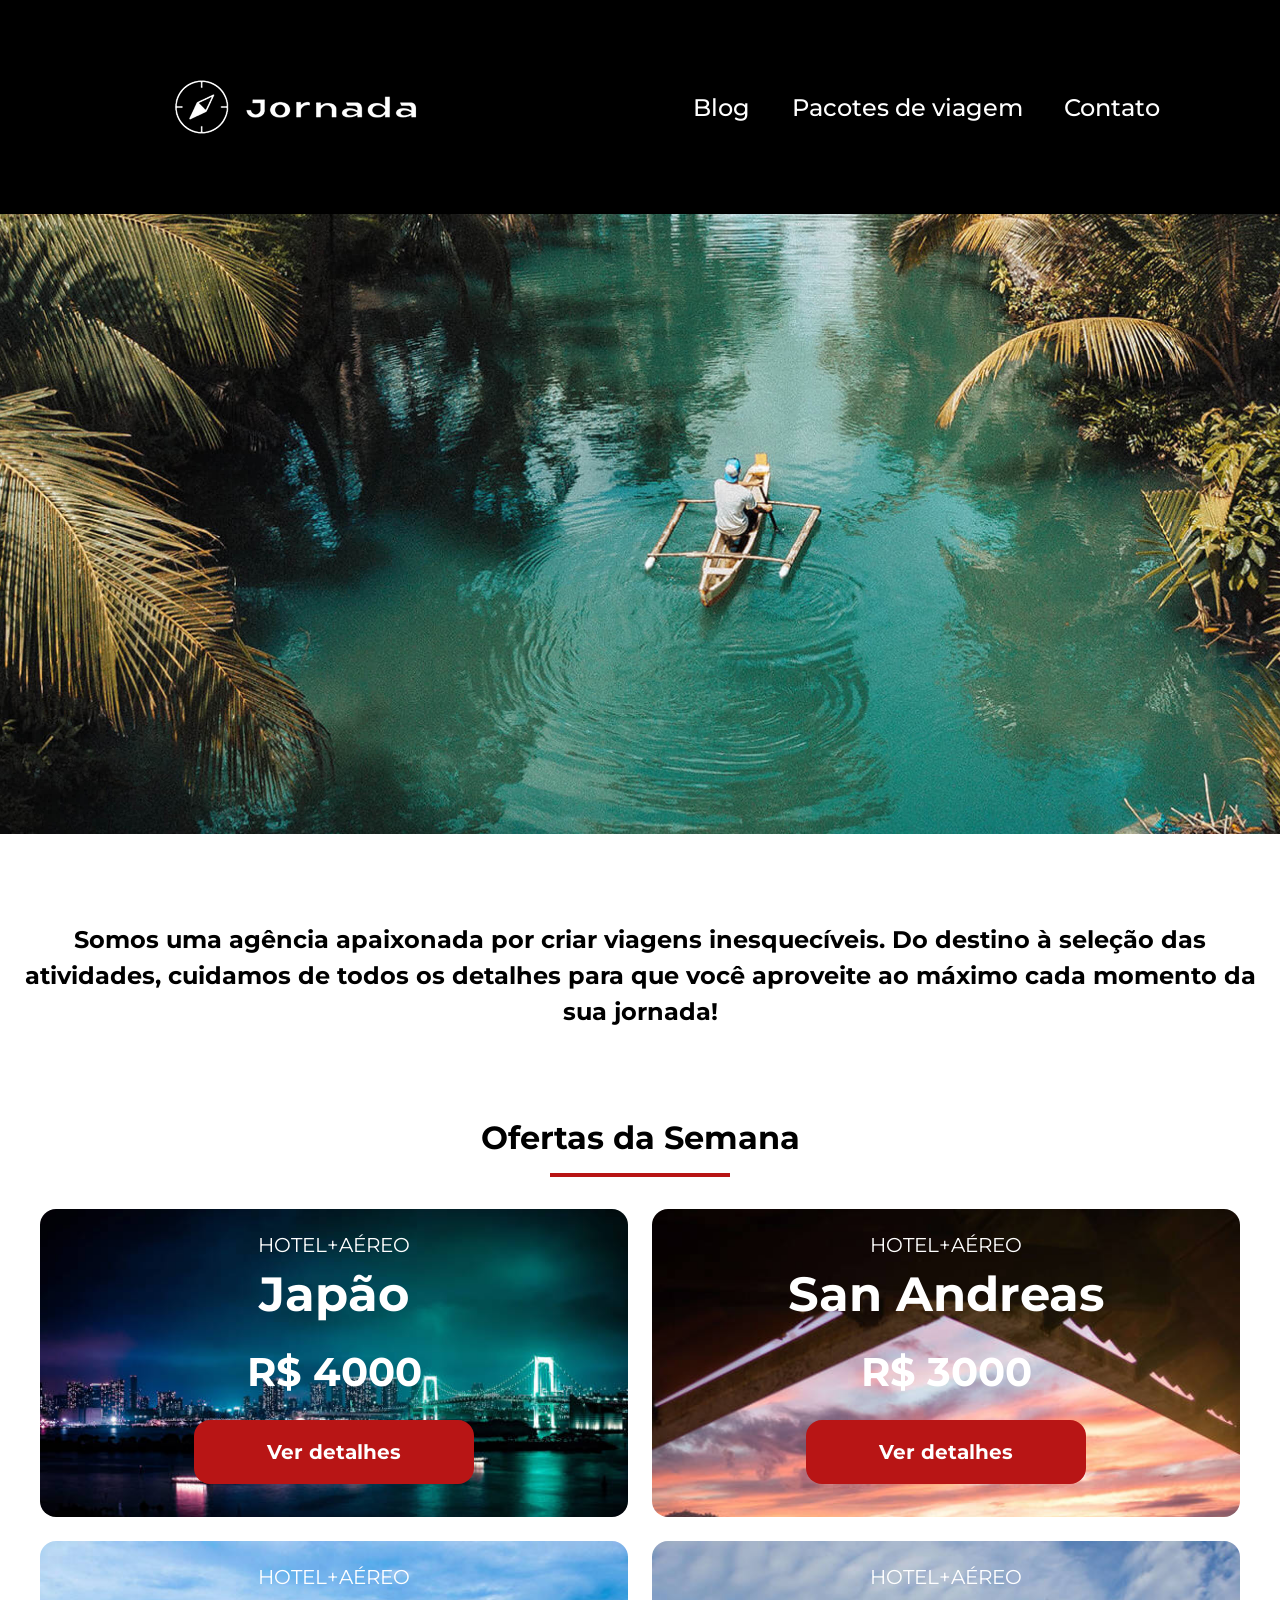
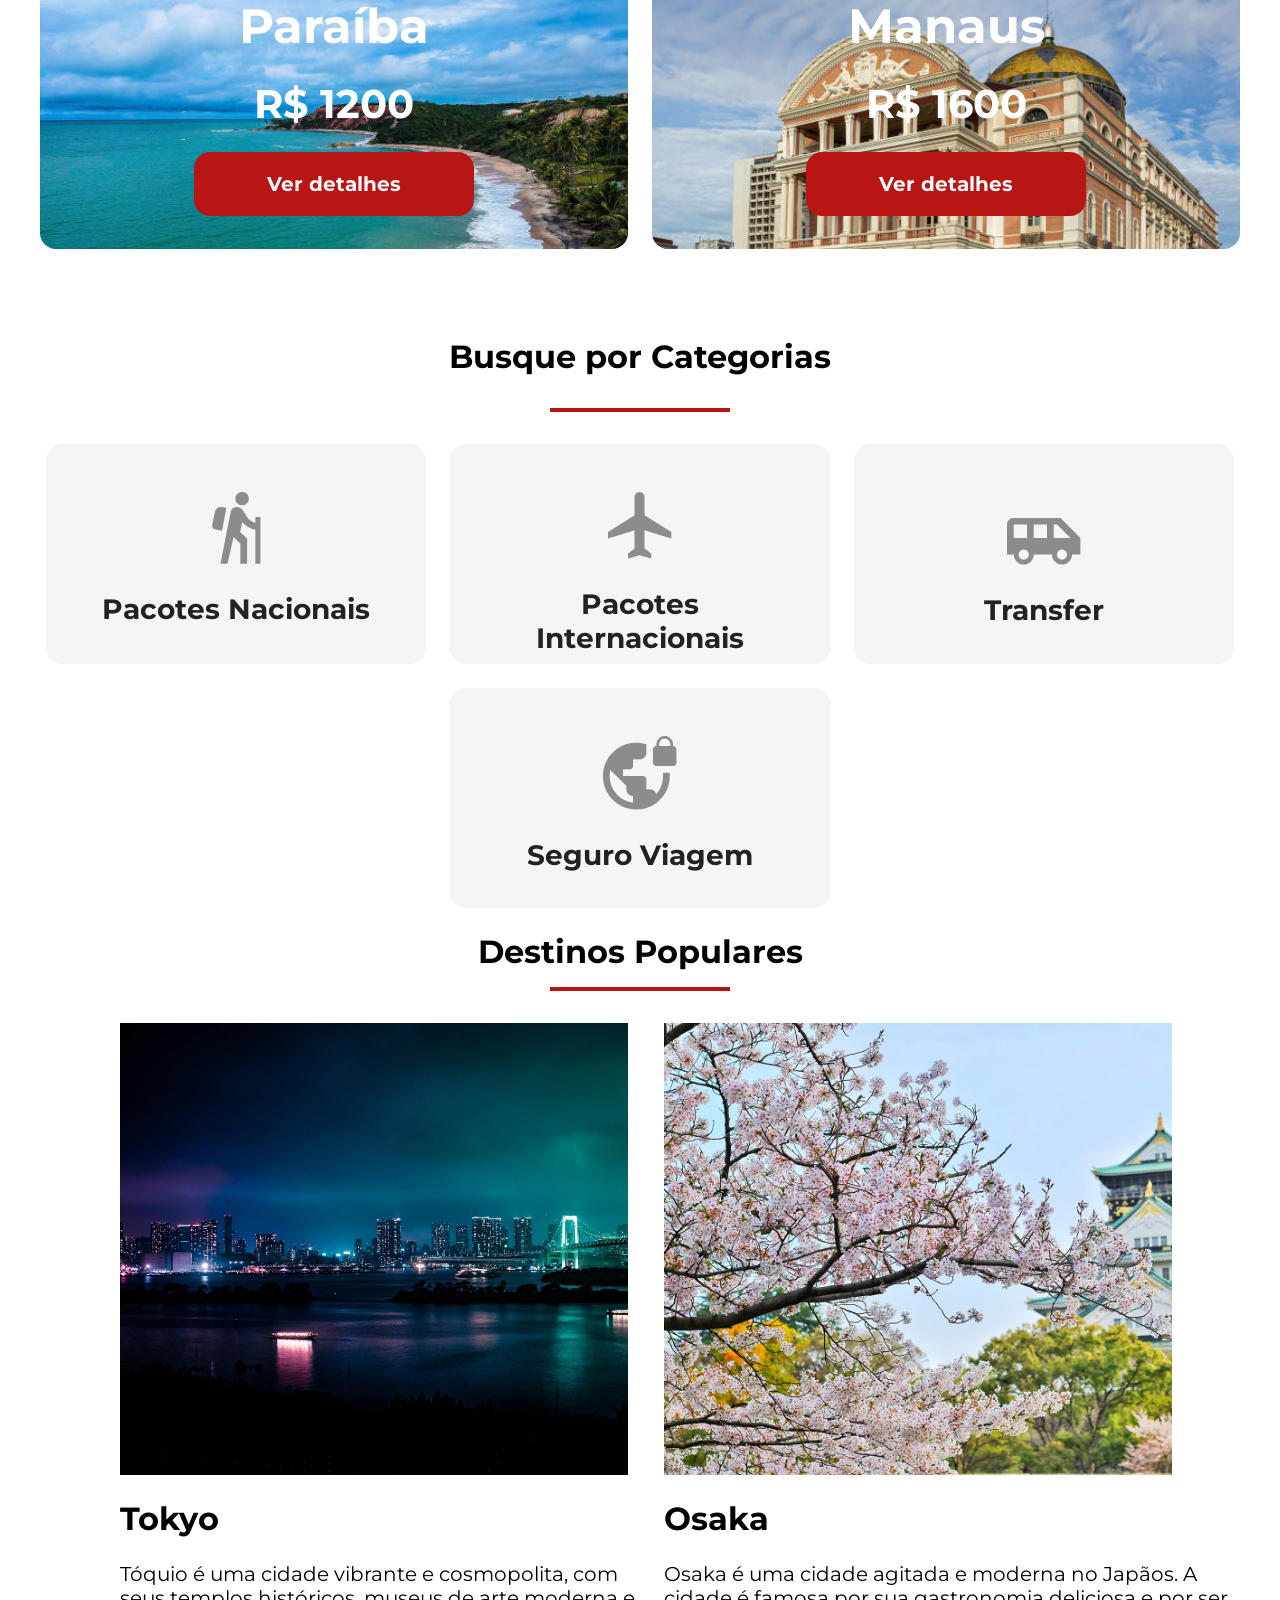
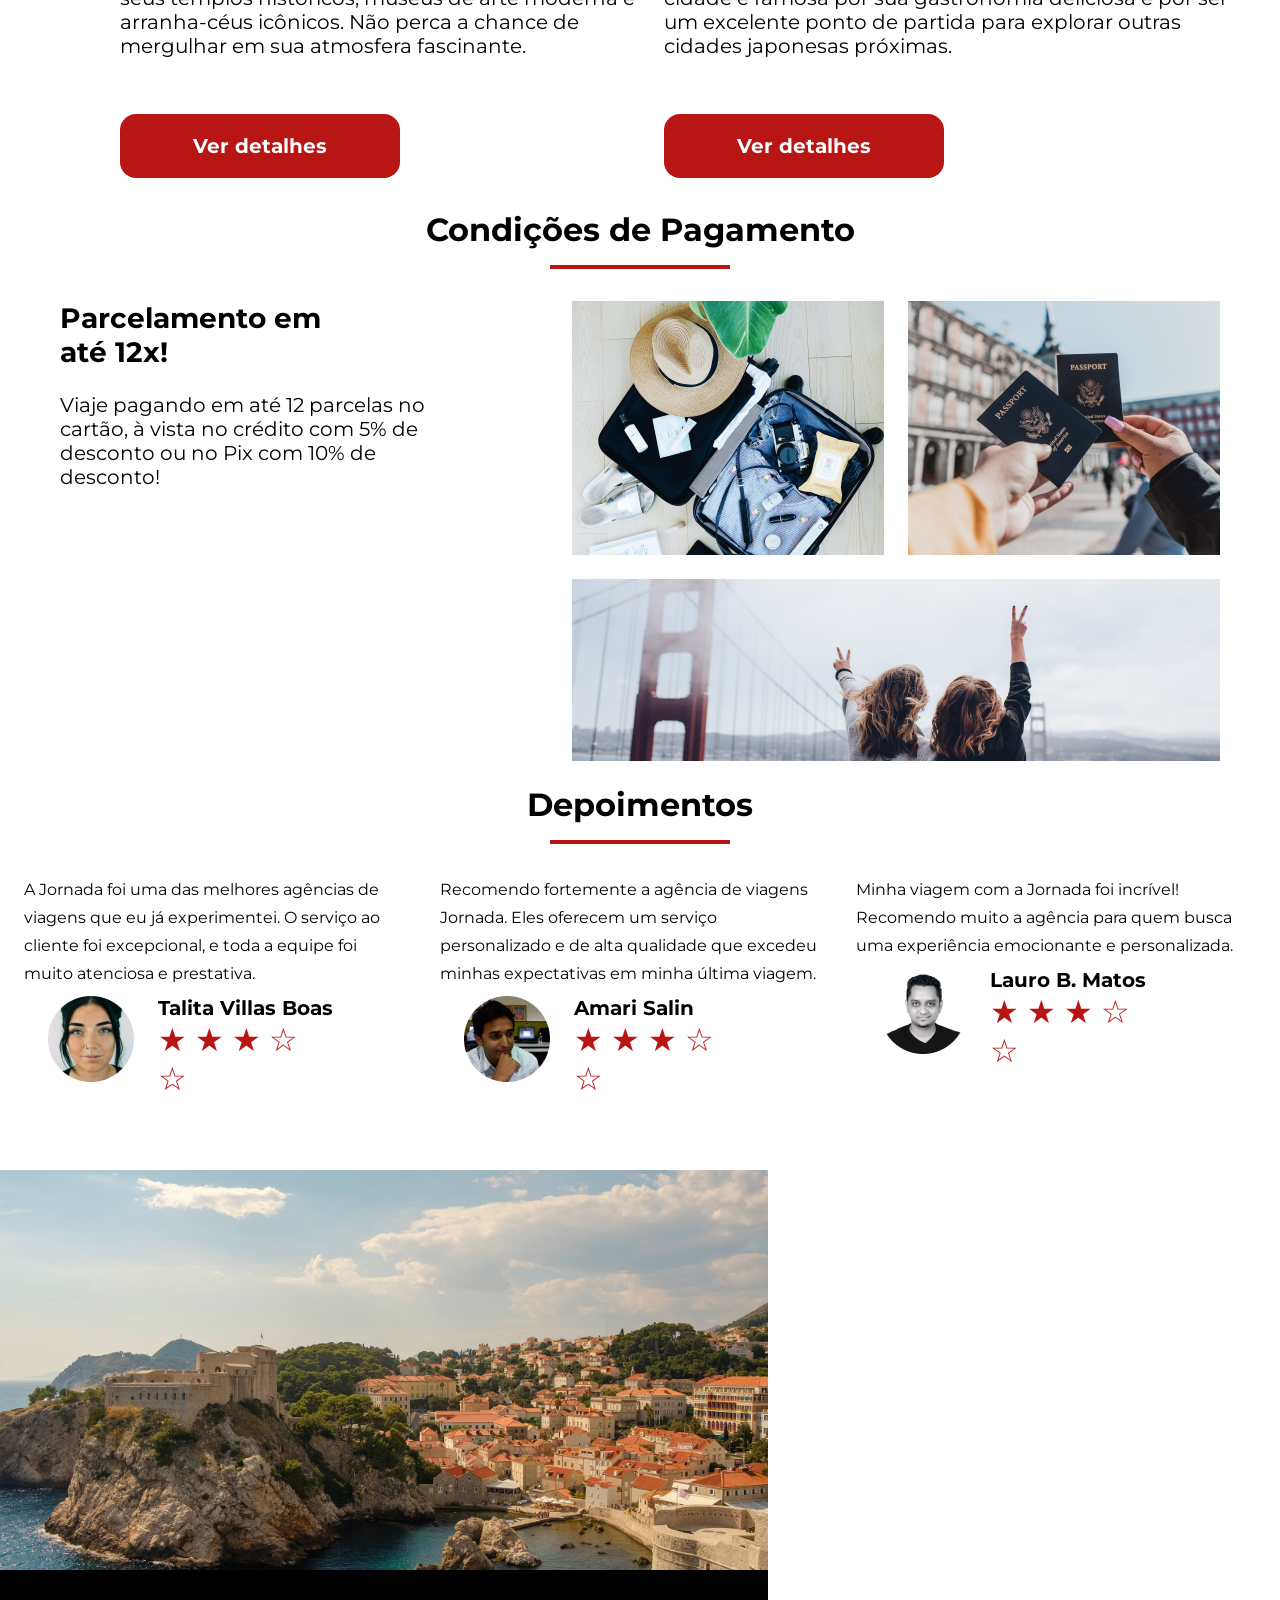
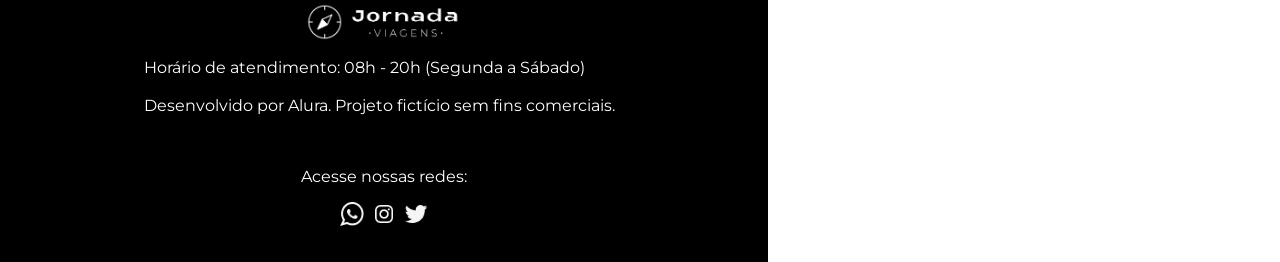
<file: index.html>
<!doctype html>
<html lang="pt-br">
  <head>
    <meta charset="UTF-8" />
    <meta name="viewport" content="width=device-width, initial-scale=1.0" />
    <title>Jornada Viagens</title>
    <link rel="shortcut icon" href="favicon.png" type="image/x-icon">
<meta name="description" content="Jornada Viagens, uma agência apaixonada por criar viagens inesquecíveis.">

    <meta name="og:title" content="Jornada Viagens">
    <meta name="og:description" content="Jornada Viagens, uma agência apaixonada por criar viagens inesquecíveis.">
    <meta name="og:image" content="https://dvinacioo.github.io/jornada-viagens/img/logo-jornada-viagens-footer.png">
    <meta name="og:url" content="https://dvinacioo.github.io/jornada-viagens">
    <meta name="og:type" content="website">
    <link rel="stylesheet" href="./css/style.css" />
  </head>
  <body>
    <header>
      <a class="logo" href="index.html" title="Voltar para a página inicial">
        <img
          class="img-mobile"
          src="img/bussola-jornada-viagens-branco.png"
          alt="Bussola Jornada Viagens na cor branca"
        />

        <img
          class="img-desktop"
          src="img/logo-jornada-viagens-branca.png"
          alt="Logo Jornada Viagens na cor branca"
        />
      </a>
      <div class="navigation-menu">
        <label for="menu"> <img src="img/menu.png" alt="Menu" /></label>
        <input type="checkbox" id="menu" hidden />
        <nav>
          <ul class="list-links">
            <li>
              <a href="blog.html" target="_blank" title="Acessar Blog">Blog</a>
            </li>
            <li>
              <a
                href="pacotes.html"
                target="_blank"
                title="Acessar Pacotes de viagem"
                >Pacotes de viagem</a
              >
            </li>
            <li>
              <a href="contato.html" target="_blank" title="Acessar Contato"
                >Contato</a
              >
            </li>
          </ul>
        </nav>
      </div>
    </header>
    <section class="hero">
      <div class="hero-mobile"></div>
      <h2>
        Somos uma agência apaixonada por criar viagens inesquecíveis. Do destino
        à seleção das atividades, cuidamos de todos os detalhes para que você
        aproveite ao máximo cada momento da sua jornada!
      </h2>
    </section>

    <section class="offers">
      <div class="section-title">
        <h2>Ofertas da Semana</h2>
        <hr />
      </div>

      <div class="offers-card">
        <article class="card japao">
          <header>
            <p>HOTEL+AÉREO</p>
            <h3>
              Japão <br />
              <span>R$ 4000</span>
            </h3>
          </header>
          <footer><a href="#" class="button">Ver detalhes </a></footer>
        </article>

        <article class="card san-andreas">
          <header>
            <p>HOTEL+AÉREO</p>
            <h3>
              San Andreas <br />
              <span>R$ 3000</span>
            </h3>
          </header>
          <footer><a href="#" class="button">Ver detalhes </a></footer>
        </article>

        <article class="card paraiba">
          <header>
            <p>HOTEL+AÉREO</p>
            <h3>
              Paraíba <br />
              <span>R$ 1200</span>
            </h3>
          </header>
          <footer><a href="#" class="button">Ver detalhes </a></footer>
        </article>

        <article class="card manaus">
          <header>
            <p>HOTEL+AÉREO</p>
            <h3>
              Manaus <br />
              <span>R$ 1600</span>
            </h3>
          </header>
          <footer><a href="#" class="button">Ver detalhes </a></footer>
        </article>
      </div>
    </section>

    <section class="busca-categorias">
      <div class="section-title">
        <h2>Busque por Categorias</h2>
        <hr />
      </div>
      <div class="card-busca">
        <a
          class="card"
          href="#"
          target="_blank"
          title="Busque pela categoria Pacotes Nacionais"
        >
          <img
            src="img/ícone - pacotes nacionais.png"
            alt="ícone cinza representando uma pessoa fazendo tracking"
          />
          <h3>Pacotes Nacionais</h3>
        </a>

        <a
          class="card"
          href="#"
          target="_blank"
          title="Busque pela categoria Pacotes Internacions"
        >
          <img
            src="img/ícone - pacotes interacionais.png"
            alt="ícone cinza representando um avião"
          />
          <h3>Pacotes Internacionais</h3>
        </a>

        <a
          class="card"
          id="single-line"
          href="#"
          target="_blank"
          title="Busque pela categoria Transferências"
        >
          <img
            src="img/ícone -transfer.png"
            alt="ícone cinza representando uma Van"
          />
          <h3>Transfer</h3>
        </a>

        <a
          class="card"
          href="#"
          target="_blank"
          title="Busque pela categoria Seguro Viagem"
        >
          <img
            src="img/ícone - seguro viagem.png"
            alt="ícone cinza representando um Globo com Cadeado"
          />
          <h3>Seguro Viagem</h3>
        </a>
      </div>
    </section>

    <section class="destinos-populares">
      <div class="section-title">
        <h2>Destinos Populares</h2>
        <hr />
      </div>

      <div class="itens-destinos">
        <article class="item">
          <div class="foto-destino-tokyo"></div>
          <header>
            <div class="img-item">
              <h4 class="texto-tokyo">Tokyo</h4>
            </div>
          </header>
          <p class="texto-tokyo">
            Tóquio é uma cidade vibrante e cosmopolita, com seus templos
            históricos, museus de arte moderna e arranha-céus icônicos. Não
            perca a chance de mergulhar em sua atmosfera fascinante.
          </p>
          <a href="#" class="button">Ver detalhes</a>
        </article>

        <article class="item">
          <div class="foto-destino-osaka"></div>
          <header>
            <div class="img-item">
              <h4 class="texto-osaka">Osaka</h4>
            </div>
          </header>
          <p class="texto-osaka">
            Osaka é uma cidade agitada e moderna no Japãos. A cidade é famosa
            por sua gastronomia deliciosa e por ser um excelente ponto de
            partida para explorar outras cidades japonesas próximas.
          </p>
          <a href="#" class="button button-osaka">Ver detalhes</a>
        </article>
      </div>
    </section>

    <section class="payments">
      <div class="section-title">
        <h2>Condições de Pagamento</h2>
        <hr />
      </div>
      <div class="content-container">
        <div class="text-content">
          <h3 class="content-title">Parcelamento em até 12x!</h3>
          <p class="content-text">
            Viaje pagando em até 12 parcelas no cartão, à vista no crédito com
            5% de desconto ou no Pix com 10% de desconto!
          </p>
        </div>
        <div class="photo-grid">
          <div class="imagens-grid image bag"></div>
          <div class="imagens-grid image passport"></div>
          <div class="imagens-grid image people"></div>
        </div>
      </div>
    </section>

    <section class="depoimentos">
      <div class="section-title">
        <h2>Depoimentos</h2>
        <hr />
      </div>
      <div class="container-depoimentos">
        <div class="depoimento1">
          <head>
            <p>A Jornada foi uma das melhores agências de viagens que eu já experimentei. O serviço ao cliente foi excepcional, e toda a equipe foi muito atenciosa e prestativa.</p>
          </head>
          <footer>
            <img src="/img/avatar-talita.png" alt="Foto de perfil da cliente Talita">
            <div class="profile-content">
              <h4>Talita Villas Boas</h4>
              <div class="star">
                <span class="star">★</span>
                <span class="star">★</span>
                <span class="star">★</span>
                <span class="star">☆</span>
                <span class="star">☆</span>
              </div>
            </div>
          </footer>
        </div>

        <div class="depoimento2">
          <head>
            <p>Recomendo fortemente a agência de viagens Jornada. Eles oferecem um serviço personalizado e de alta qualidade que excedeu minhas expectativas em minha última viagem.</p>
          </head>
          <footer>
            <img src="/img/avatar-amari.png" alt="Foto de perfil da cliente Talita">
            <div class="profile-content">
              <h4>Amari Salin</h4>
              <div class="star">
                <span class="star">★</span>
                <span class="star">★</span>
                <span class="star">★</span>
                <span class="star">☆</span>
                <span class="star">☆</span>
              </div>
            </div>
          </footer>
        </div>

        <div class="depoimento3">
          <head>
            <p>Minha viagem com a Jornada foi incrível! Recomendo muito a agência para quem busca uma experiência emocionante e personalizada.</p>
          </head>
          <footer>
            <img src="/img/avatar-lauro.png" alt="Foto de perfil da cliente Talita">
            <div class="profile-content">
              <h4>Lauro B. Matos</h4>
              <div class="star">
                <span class="star">★</span>
                <span class="star">★</span>
                <span class="star">★</span>
                <span class="star">☆</span>
                <span class="star">☆</span>
              </div>
            </div>
          </footer>
        </div>
      </div>
    </section>

    <section class="hero-footer">
      
    </section>

    <footer class="footer-site">
      <div class="info-logo">
        <img class="logo-footer" src="img/logo-jornada-viagens-footer.png" alt="">
        <div class="info">
          <p>Horário de atendimento: 08h - 20h (Segunda a Sábado)</p> <br>
          <p>Desenvolvido por Alura. Projeto fictício sem fins comerciais.</p>
        </div>
      </div>
      <div class="info-redes">
        <p>Acesse nossas redes:</p>
        <div class="container-logos">
          <a href="#" title="Entre em contato através do whatsapp"><img class="zap" src="img/zap-logo.png" alt="Logo do whatsapp"></a>
          <a href="#" title="Acesse o instagram"><img src="img/instagram-logo.png" alt=" Logo do instagram"></a>
          <a href="#" title="Acesse o twitter"><img src="img/twiter-logo.png" alt="Logo do twitter"></a>
      </div>
      </div>
    </footer>
  </body>
</html>
</file>
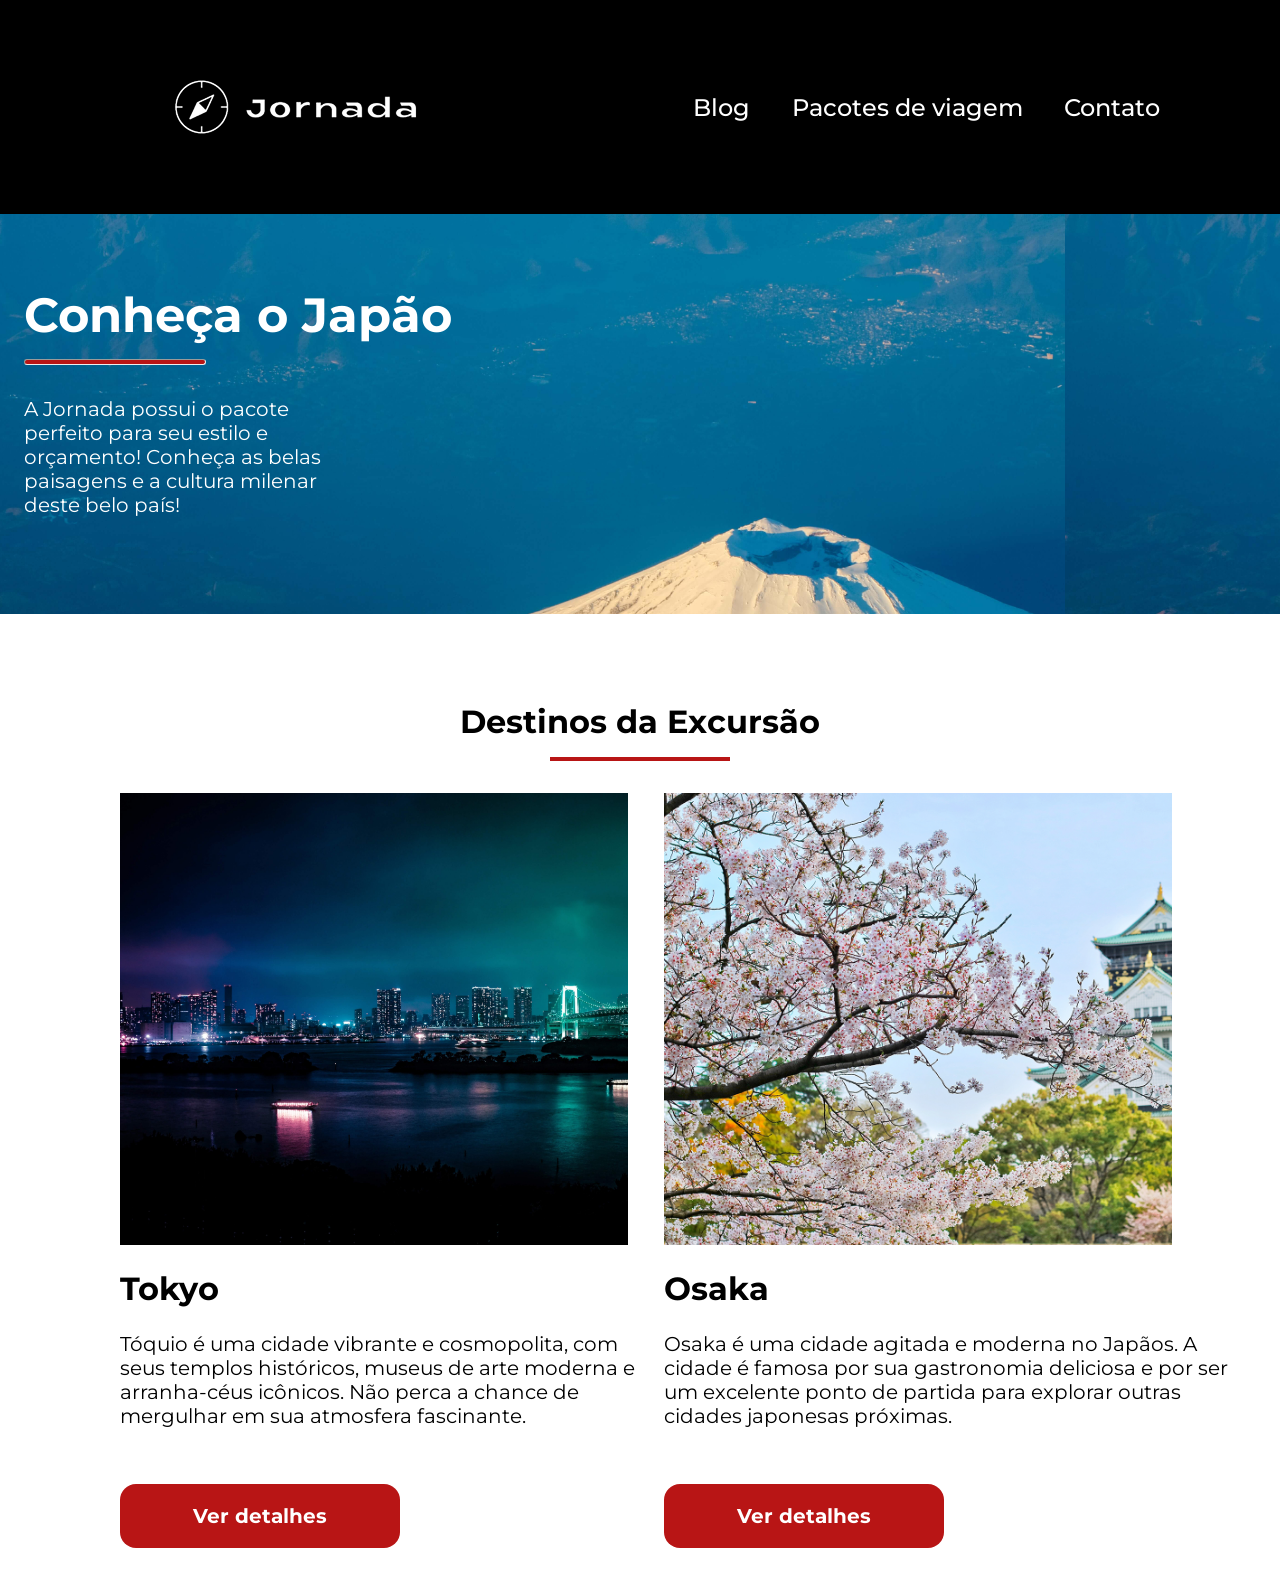
<file: pacotes.html>
<!DOCTYPE html>
<html lang="pt-BR">
<head>
    <meta charset="UTF-8" />
    <meta name="viewport" content="width=device-width, initial-scale=1.0" />
    <title>Jornada Viagens | Pacotes de Viagens</title>
    <link rel="shortcut icon" href="favicon.png" type="image/x-icon">
<meta name="description" content="Jornada Viagens, uma agência apaixonada por criar viagens inesquecíveis.">

    <meta name="og:title" content="Jornada Viagens">
    <meta name="og:description" content="Jornada Viagens, uma agência apaixonada por criar viagens inesquecíveis.">
    <meta name="og:image" content="https://dvinacioo.github.io/jornada-viagens/img/logo-jornada-viagens-footer.png">
    <meta name="og:url" content="https://dvinacioo.github.io/jornada-viagens/pacotes">
    <meta name="og:type" content="website">
    <link rel="stylesheet" href="./css/style.css" />
  </head>
<body>
    <header>
      <a class="logo" href="index.html" title="Voltar para a página inicial">
        <img
          class="img-mobile"
          src="img/bussola-jornada-viagens-branco.png"
          alt="Bussola Jornada Viagens na cor branca"
        />

        <img
          class="img-desktop"
          src="img/logo-jornada-viagens-branca.png"
          alt="Logo Jornada Viagens na cor branca"
        />
      </a>
      <div class="navigation-menu">
        <label for="menu"> <img src="img/menu.png" alt="Menu" /></label>
        <input type="checkbox" id="menu" hidden />
        <nav>
          <ul class="list-links">
            <li>
              <a href="blog.html" target="_blank" title="Acessar Blog">Blog</a>
            </li>
            <li>
              <a
                href="pacotes.html"
                target="_blank"
                title="Acessar Pacotes de viagem"
                >Pacotes de viagem</a
              >
            </li>
            <li>
              <a href="contato.html" target="_blank" title="Acessar Contato"
                >Contato</a
              >
            </li>
          </ul>
        </nav>
      </div>
    </header>

    <section class="hero">
      <div class="hero-mobile-pacotes">
      <div class="title-hero">
          <h2>
            Conheça o Japão
          </h2>
          <hr>
      </div>
      <p>A Jornada possui o pacote perfeito para seu estilo e orçamento! Conheça as belas paisagens e a  cultura milenar deste belo país!</p>
      </div>
      

    </section>

    <section class="destinos-populares">
      <div class="section-title">
        <h2>Destinos da Excursão</h2>
        <hr />
      </div>

      <div class="itens-destinos">
        <article class="item">
          <div class="foto-destino-tokyo"></div>
          <header>
            <div class="img-item">
              <h4 class="texto-tokyo">Tokyo</h4>
            </div>
          </header>
          <p class="texto-tokyo">
            Tóquio é uma cidade vibrante e cosmopolita, com seus templos
            históricos, museus de arte moderna e arranha-céus icônicos. Não
            perca a chance de mergulhar em sua atmosfera fascinante.
          </p>
          <a href="#" class="button">Ver detalhes</a>
        </article>

        <article class="item">
          <div class="foto-destino-osaka"></div>
          <header>
            <div class="img-item">
              <h4 class="texto-osaka">Osaka</h4>
            </div>
          </header>
          <p class="texto-osaka">
            Osaka é uma cidade agitada e moderna no Japãos. A cidade é famosa
            por sua gastronomia deliciosa e por ser um excelente ponto de
            partida para explorar outras cidades japonesas próximas.
          </p>
          <a href="#" class="button button-osaka">Ver detalhes</a>
        </article>
      </div>
    </section>

</body>
</html>
</file>
<file: css/style.css>
@import url(global.css);
@import url(header.css);
@import url(hero.css);
@import url(offers.css);
@import url(buscacategorias.css);
@import url(destinations.css);
@import url(payments.css);
@import url(depoimentos.css);
@import url(footer.css);
@import url(hero-pacotes.css);
</file>
